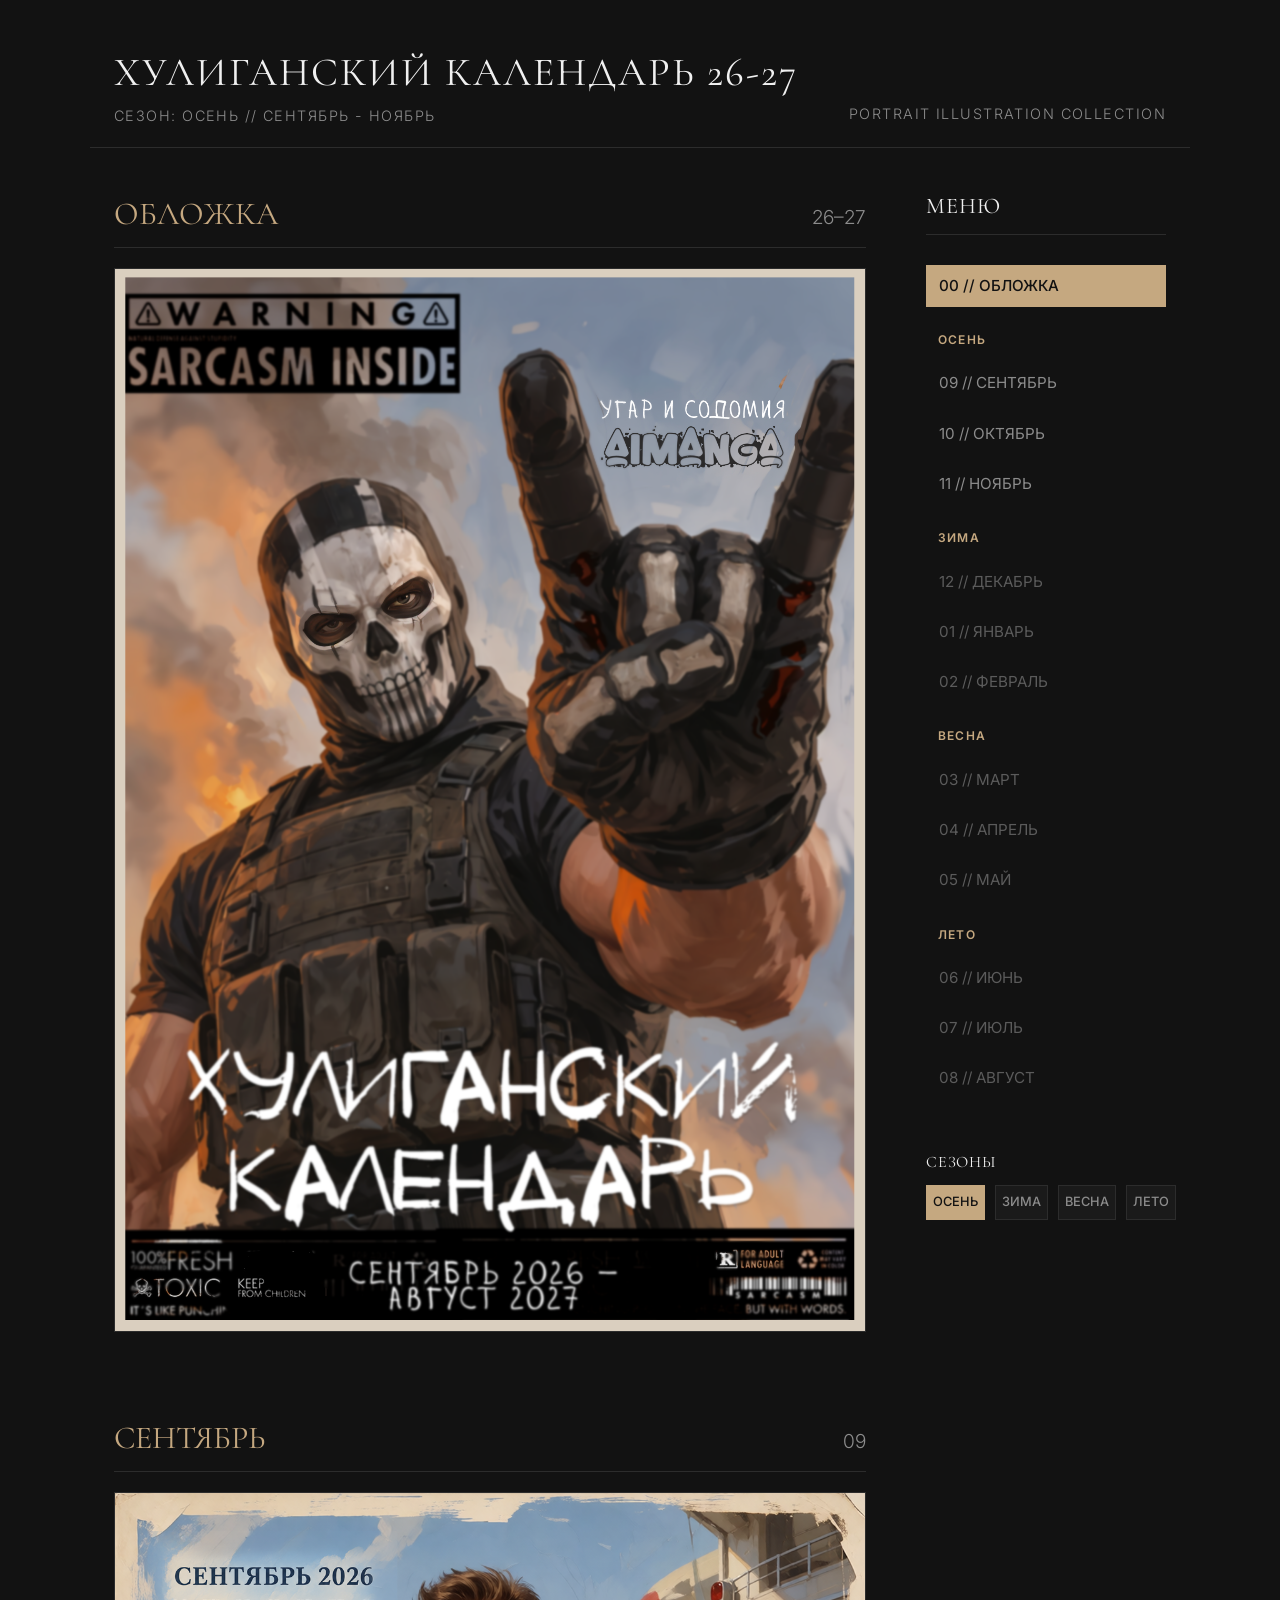
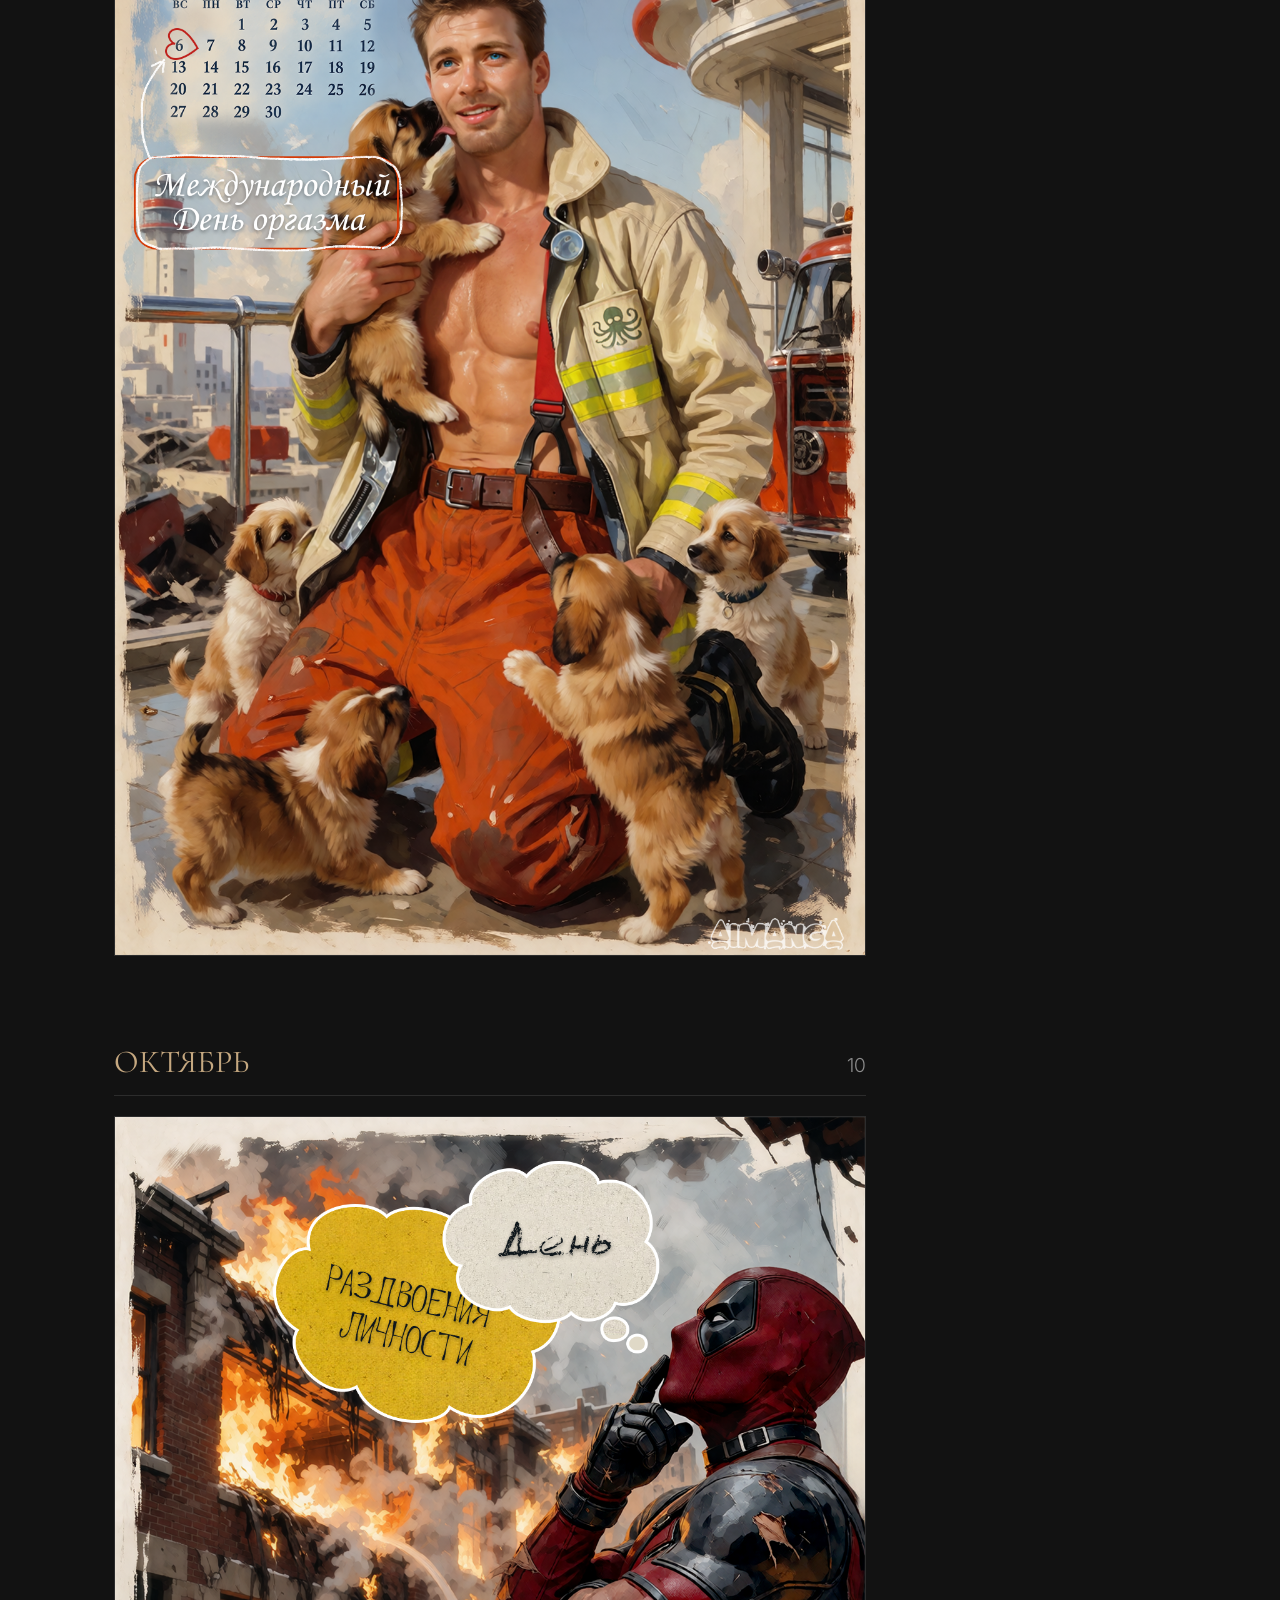
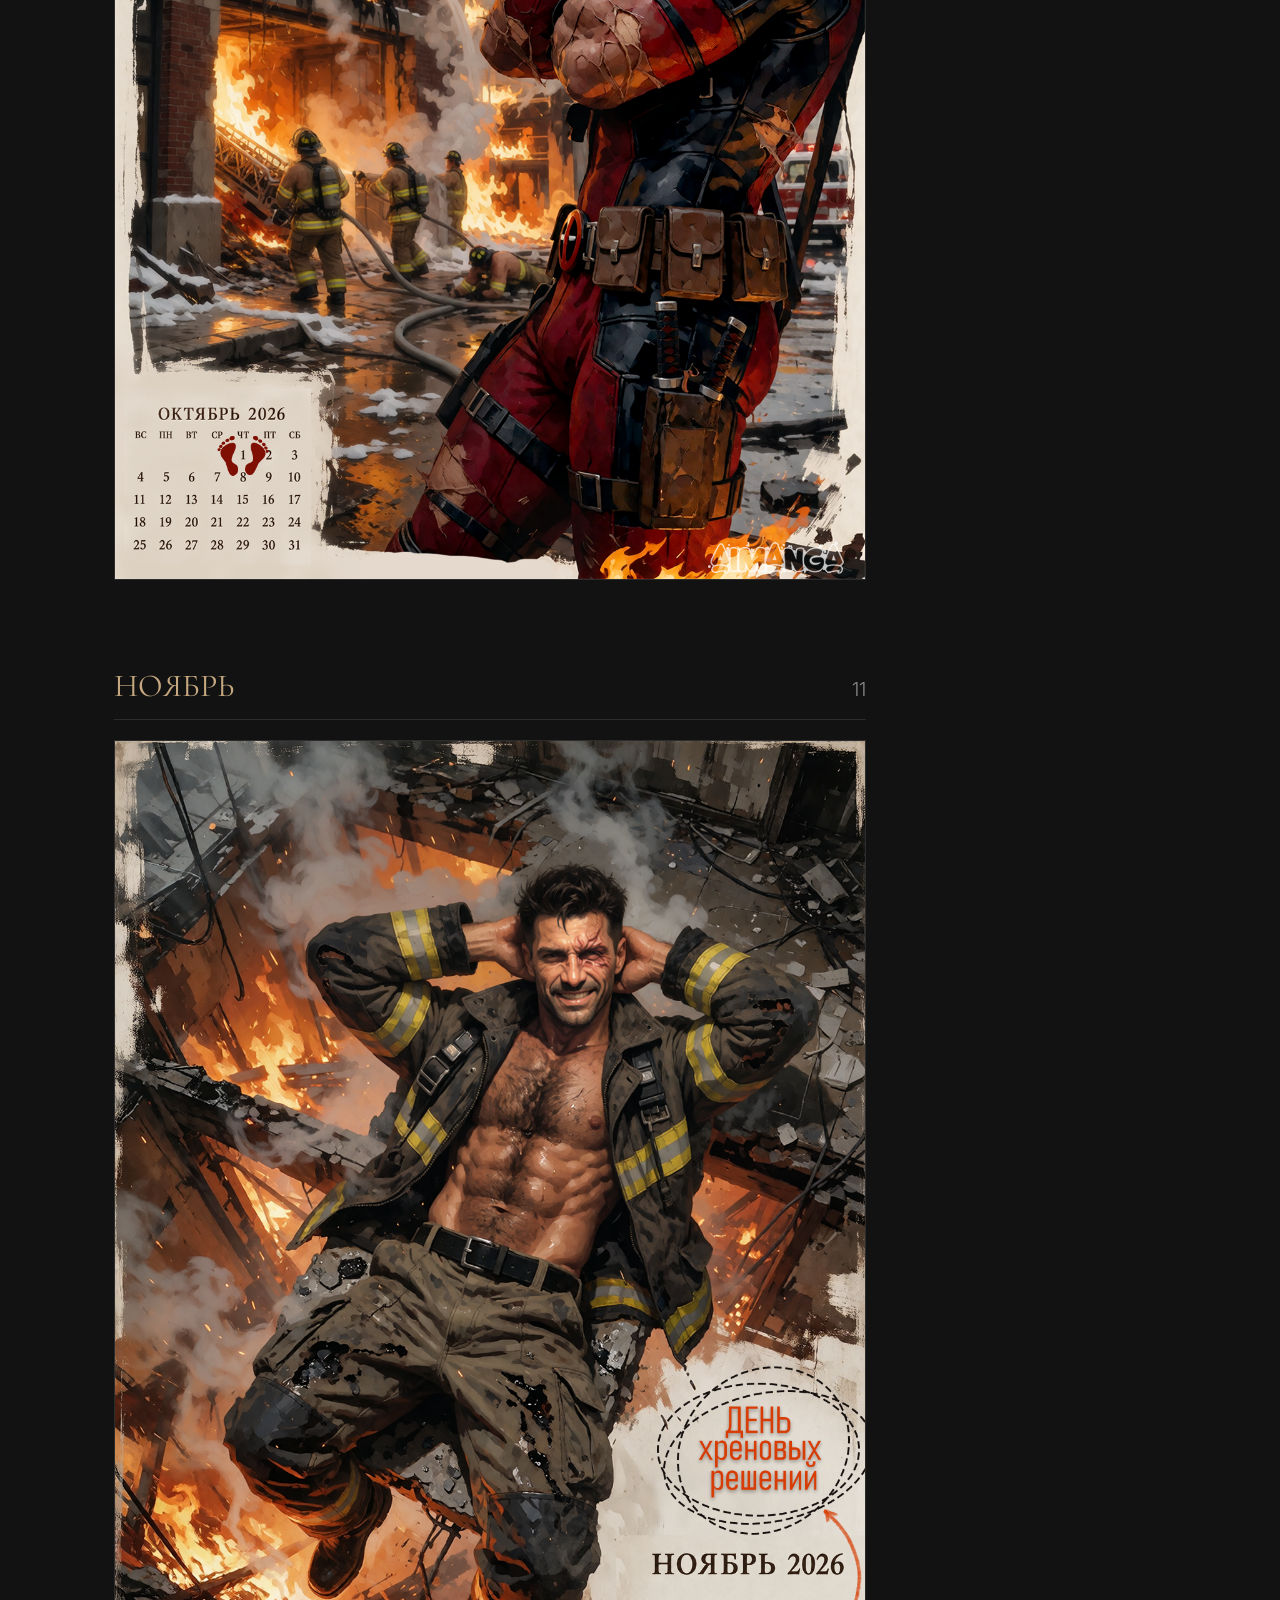
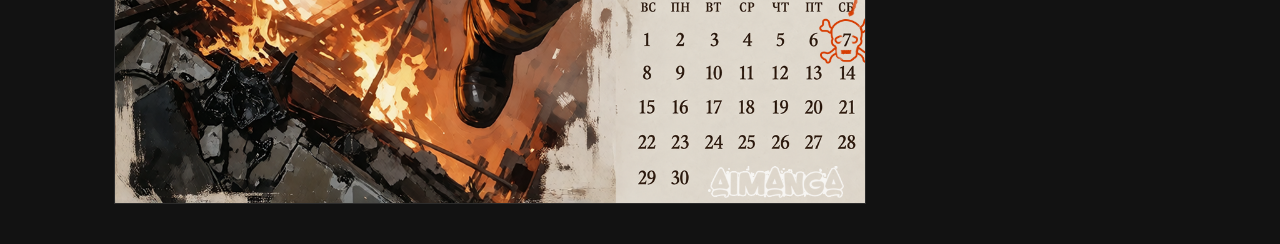
<file: index.html>
<!DOCTYPE html>
<html lang="ru">
<head>
    <meta charset="UTF-8">
    <meta name="viewport" content="width=device-width, initial-scale=1.0">
    <title>ХУЛИГАНСКИЙ КАЛЕНДАРЬ 2026-2027 // ОСЕНЬ</title>
    <link rel="stylesheet" href="style.css">
</head>
<body>

    <!-- Header - Art Gallery Style -->
    <header class="gallery-header">
        <div class="header-main">
            <h1 class="gallery-title">ХУЛИГАНСКИЙ КАЛЕНДАРЬ 26-27</h1>
            <p class="gallery-subtitle">Сезон: ОСЕНЬ // Сентябрь - Ноябрь</p>
        </div>
        <div class="header-meta">
            <span class="gallery-subtitle">PORTRAIT ILLUSTRATION COLLECTION</span>
        </div>
    </header>

    <!-- Master Layout Wrapper -->
    <div class="layout-wrapper">
        
        <!-- Left Column: Portrait Illustrations -->
        <main class="gallery-content">

            <!-- COVER -->
            <section class="month-block" id="cover">
                <h2 class="month-block-title">
                    ОБЛОЖКА
                    <span class="month-number">26–27</span>
                </h2>
                <div class="illustration-card">
                    <img src="img/cover-01.png" class="calendar-img" data-month-name="ОБЛОЖКА" alt="Хулиганский календарь — обложка">
                </div>
            </section>

            <!-- Month: СЕНТЯБРЬ -->
            <section class="month-block" id="september">
                <h2 class="month-block-title">
                    СЕНТЯБРЬ
                    <span class="month-number">09</span>
                </h2>
                <div class="illustration-card">
                    <img src="img/01-septemb.png" class="calendar-img" data-month-name="СЕНТЯБРЬ" alt="СЕНТЯБРЬ 2026">
                </div>
            </section>

            <!-- Month: ОКТЯБРЬ -->
            <section class="month-block" id="october">
                <h2 class="month-block-title">
                    ОКТЯБРЬ
                    <span class="month-number">10</span>
                </h2>
                <div class="illustration-card">
                    <img src="img/02-october.png" class="calendar-img" data-month-name="ОКТЯБРЬ" alt="ОКТЯБРЬ 2026">
                </div>
            </section>

            <!-- Month: НОЯБРЬ -->
            <section class="month-block" id="november">
                <h2 class="month-block-title">
                    НОЯБРЬ
                    <span class="month-number">11</span>
                </h2>
                <div class="illustration-card">
                    <img src="img/03-november.png" class="calendar-img" data-month-name="НОЯБРЬ" alt="НОЯБРЬ 2026">
                </div>
            </section>

        </main>

        <!-- Right Column: Sticky Sidebar -->
        <aside class="sidebar-nav">
            <h3 class="sidebar-section-title">МЕНЮ</h3>
            
            <ul class="months-menu">
                <li class="month-menu-item"><a href="#cover">00 // ОБЛОЖКА</a></li>

                <li class="quarter-divider">ОСЕНЬ</li>
                <li class="month-menu-item"><a href="#september">09 // СЕНТЯБРЬ</a></li>
                <li class="month-menu-item"><a href="#october">10 // ОКТЯБРЬ</a></li>
                <li class="month-menu-item"><a href="#november">11 // НОЯБРЬ</a></li>

                <li class="quarter-divider">ЗИМА</li>
                <li class="month-menu-item other-page-month"><a href="page2.html#december">12 // ДЕКАБРЬ</a></li>
                <li class="month-menu-item other-page-month"><a href="page2.html#january">01 // ЯНВАРЬ</a></li>
                <li class="month-menu-item other-page-month"><a href="page2.html#february">02 // ФЕВРАЛЬ</a></li>

                <li class="quarter-divider">ВЕСНА</li>
                <li class="month-menu-item other-page-month"><a href="page3.html#march">03 // МАРТ</a></li>
                <li class="month-menu-item other-page-month"><a href="page3.html#april">04 // АПРЕЛЬ</a></li>
                <li class="month-menu-item other-page-month"><a href="page3.html#may">05 // МАЙ</a></li>

                <li class="quarter-divider">ЛЕТО</li>
                <li class="month-menu-item other-page-month"><a href="page4.html#june">06 // ИЮНЬ</a></li>
                <li class="month-menu-item other-page-month"><a href="page4.html#july">07 // ИЮЛЬ</a></li>
                <li class="month-menu-item other-page-month"><a href="page4.html#august">08 // АВГУСТ</a></li>
            </ul>

            <div class="page-indicators-container">
                <h4 class="sidebar-section-title" style="font-size: 1rem; border: none; padding: 0; margin-top: 20px; margin-bottom: 10px;">СЕЗОНЫ</h4>
                <div class="page-indicators">
                    <a href="index.html" class="page-dot-link active-page">ОСЕНЬ</a>
                    <a href="page2.html" class="page-dot-link">ЗИМА</a>
                    <a href="page3.html" class="page-dot-link">ВЕСНА</a>
                    <a href="page4.html" class="page-dot-link">ЛЕТО</a>
                </div>
            </div>
        </aside>

    </div>

    <script src="script.js"></script>
</body>
</html>
</file>
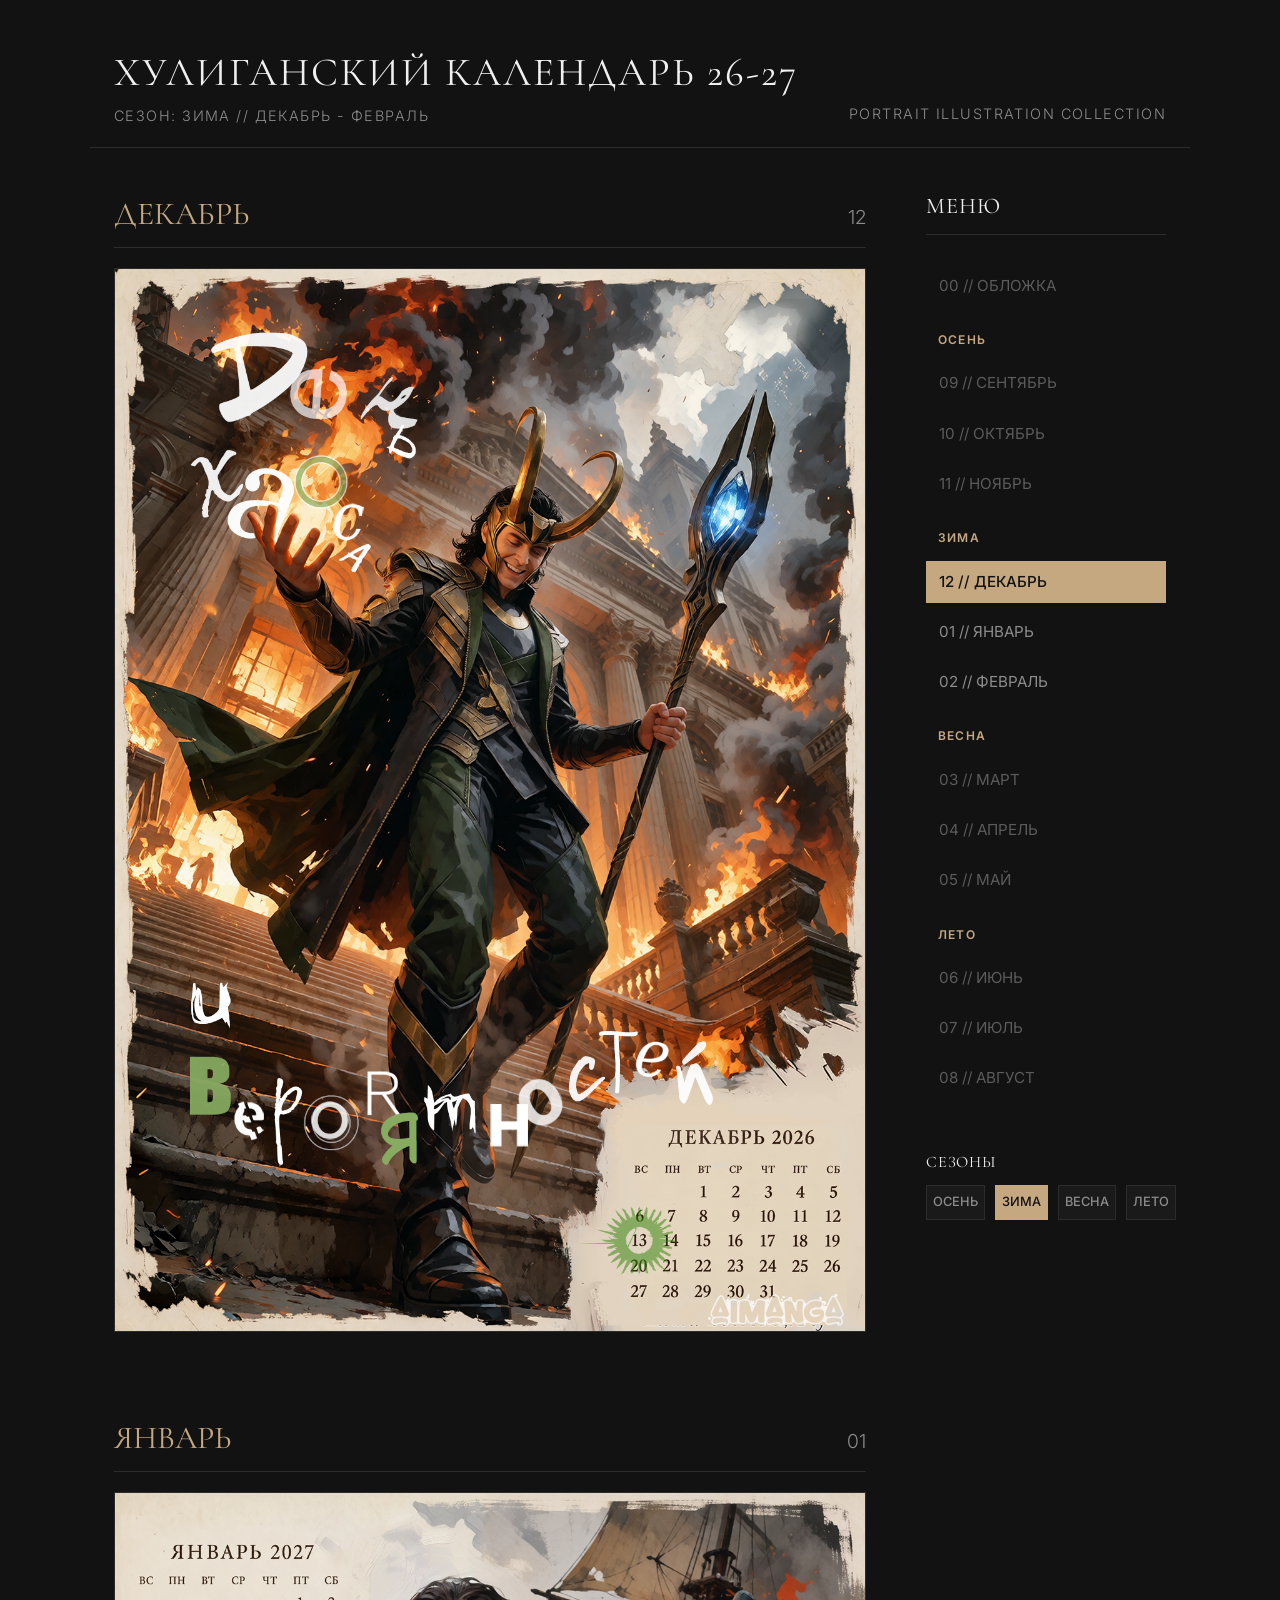
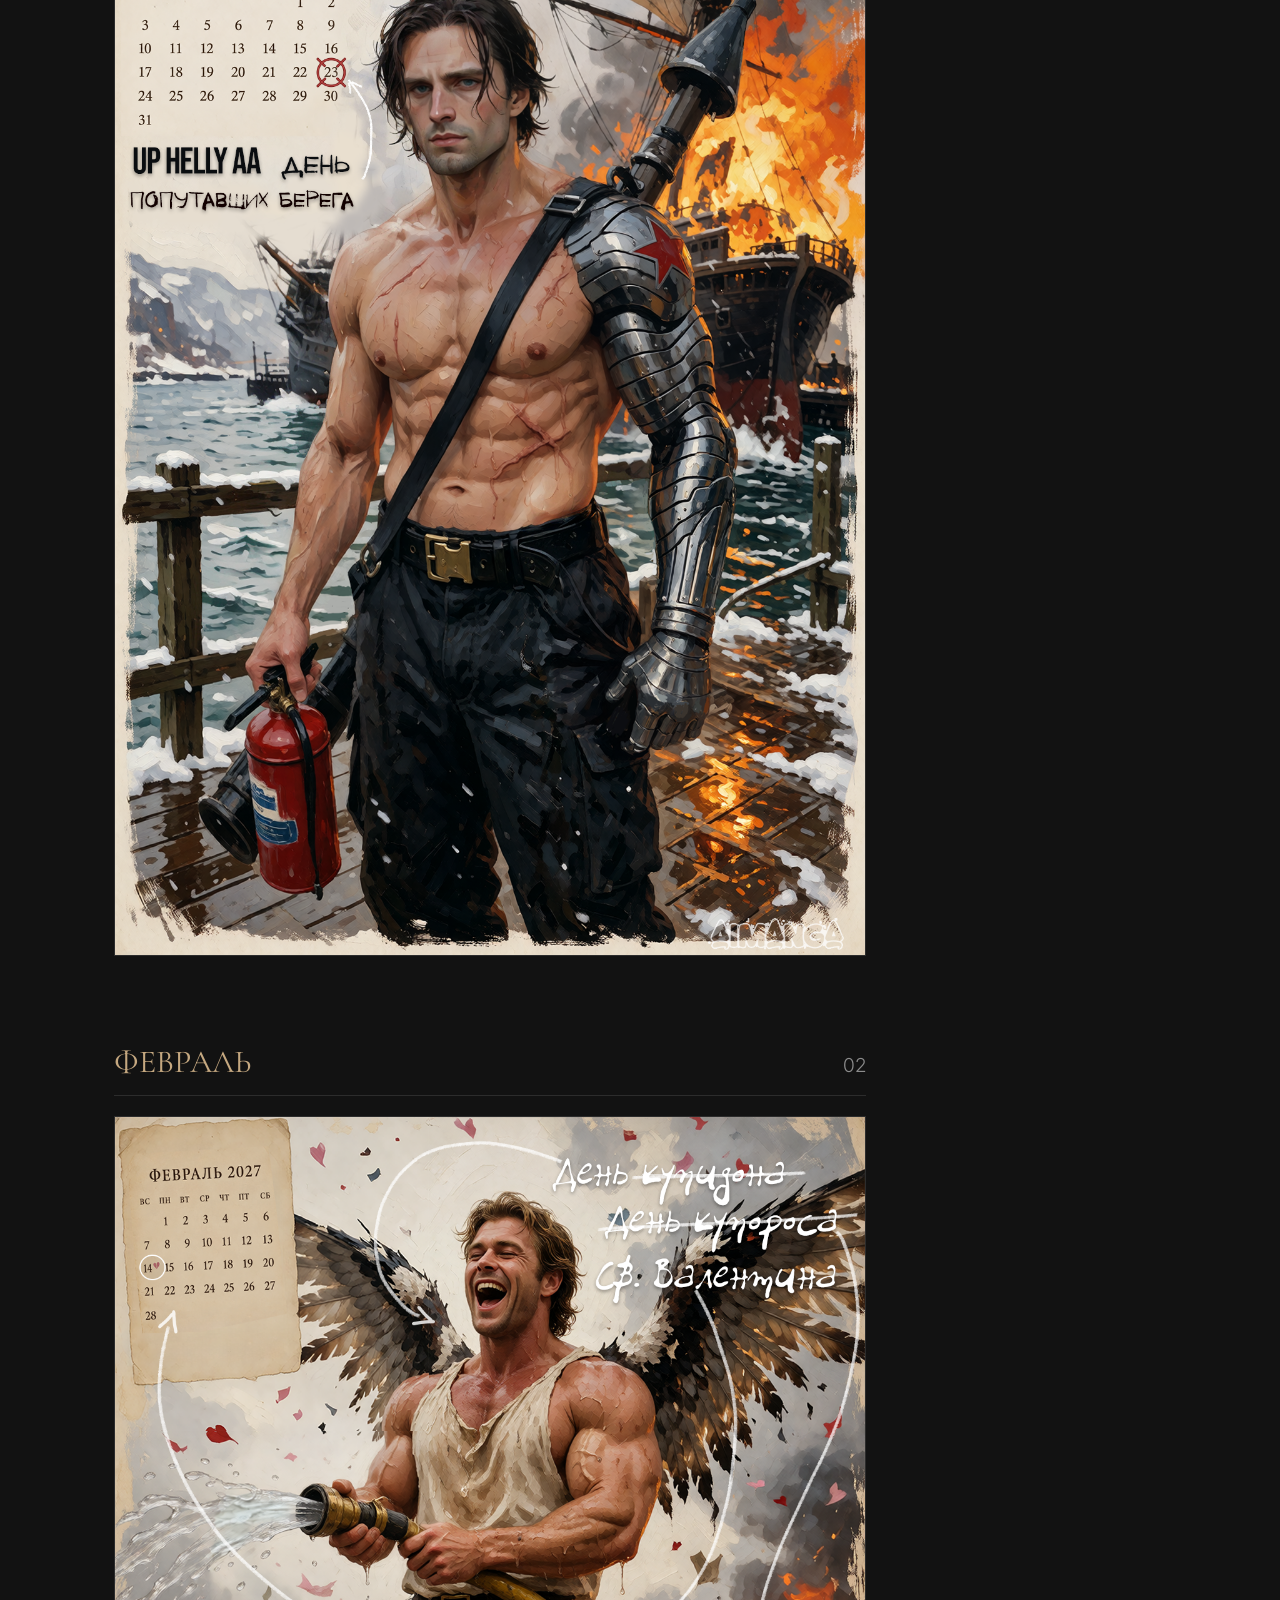
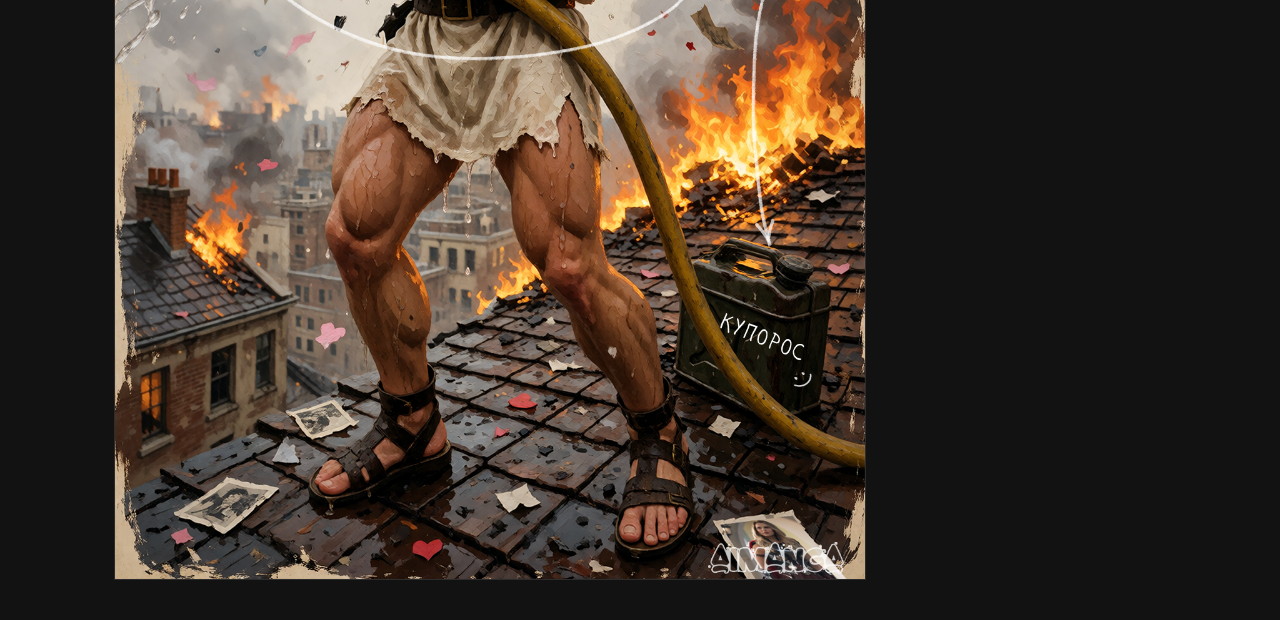
<file: page2.html>
<!DOCTYPE html>
<html lang="ru">
<head>
    <meta charset="UTF-8">
    <meta name="viewport" content="width=device-width, initial-scale=1.0">
    <title>ХУЛИГАНСКИЙ КАЛЕНДАРЬ 2026-2027 // ЗИМА</title>
    <link rel="stylesheet" href="style.css">
</head>
<body>

    <!-- Header - Art Gallery Style -->
    <header class="gallery-header">
        <div class="header-main">
            <h1 class="gallery-title">ХУЛИГАНСКИЙ КАЛЕНДАРЬ 26-27</h1>
            <p class="gallery-subtitle">Сезон: ЗИМА // Декабрь - Февраль</p>
        </div>
        <div class="header-meta">
            <span class="gallery-subtitle">PORTRAIT ILLUSTRATION COLLECTION</span>
        </div>
    </header>

    <!-- Master Layout Wrapper -->
    <div class="layout-wrapper">
        
        <!-- Left Column: Portrait Illustrations -->
        <main class="gallery-content">

            <!-- Month: ДЕКАБРЬ -->
            <section class="month-block" id="december">
                <h2 class="month-block-title">
                    ДЕКАБРЬ
                    <span class="month-number">12</span>
                </h2>
                <div class="illustration-card">
                    <img src="img/04-December.png" class="calendar-img" data-month-name="ДЕКАБРЬ" alt="ДЕКАБРЬ 2026">
                </div>
            </section>

            <!-- Month: ЯНВАРЬ -->
            <section class="month-block" id="january">
                <h2 class="month-block-title">
                    ЯНВАРЬ
                    <span class="month-number">01</span>
                </h2>
                <div class="illustration-card">
                    <img src="img/05-January.png" class="calendar-img" data-month-name="ЯНВАРЬ" alt="ЯНВАРЬ 2027">
                </div>
            </section>

            <!-- Month: ФЕВРАЛЬ -->
            <section class="month-block" id="february">
                <h2 class="month-block-title">
                    ФЕВРАЛЬ
                    <span class="month-number">02</span>
                </h2>
                <div class="illustration-card">
                    <img src="img/06-fevral.png" class="calendar-img" data-month-name="ФЕВРАЛЬ" alt="ФЕВРАЛЬ 2027">
                </div>
            </section>

        </main>

        <!-- Right Column: Sticky Sidebar -->
        <aside class="sidebar-nav">
            <h3 class="sidebar-section-title">МЕНЮ</h3>
            
            <ul class="months-menu">
                <li class="month-menu-item other-page-month"><a href="index.html#cover">00 // ОБЛОЖКА</a></li>

                <li class="quarter-divider">ОСЕНЬ</li>
                <li class="month-menu-item other-page-month"><a href="index.html#september">09 // СЕНТЯБРЬ</a></li>
                <li class="month-menu-item other-page-month"><a href="index.html#october">10 // ОКТЯБРЬ</a></li>
                <li class="month-menu-item other-page-month"><a href="index.html#november">11 // НОЯБРЬ</a></li>

                <li class="quarter-divider">ЗИМА</li>
                <li class="month-menu-item"><a href="#december">12 // ДЕКАБРЬ</a></li>
                <li class="month-menu-item"><a href="#january">01 // ЯНВАРЬ</a></li>
                <li class="month-menu-item"><a href="#february">02 // ФЕВРАЛЬ</a></li>

                <li class="quarter-divider">ВЕСНА</li>
                <li class="month-menu-item other-page-month"><a href="page3.html#march">03 // МАРТ</a></li>
                <li class="month-menu-item other-page-month"><a href="page3.html#april">04 // АПРЕЛЬ</a></li>
                <li class="month-menu-item other-page-month"><a href="page3.html#may">05 // МАЙ</a></li>

                <li class="quarter-divider">ЛЕТО</li>
                <li class="month-menu-item other-page-month"><a href="page4.html#june">06 // ИЮНЬ</a></li>
                <li class="month-menu-item other-page-month"><a href="page4.html#july">07 // ИЮЛЬ</a></li>
                <li class="month-menu-item other-page-month"><a href="page4.html#august">08 // АВГУСТ</a></li>
            </ul>

            <div class="page-indicators-container">
                <h4 class="sidebar-section-title" style="font-size: 1rem; border: none; padding: 0; margin-top: 20px; margin-bottom: 10px;">СЕЗОНЫ</h4>
                <div class="page-indicators">
                    <a href="index.html" class="page-dot-link">ОСЕНЬ</a>
                    <a href="page2.html" class="page-dot-link active-page">ЗИМА</a>
                    <a href="page3.html" class="page-dot-link">ВЕСНА</a>
                    <a href="page4.html" class="page-dot-link">ЛЕТО</a>
                </div>
            </div>
        </aside>

    </div>

    <script src="script.js"></script>
</body>
</html>
</file>
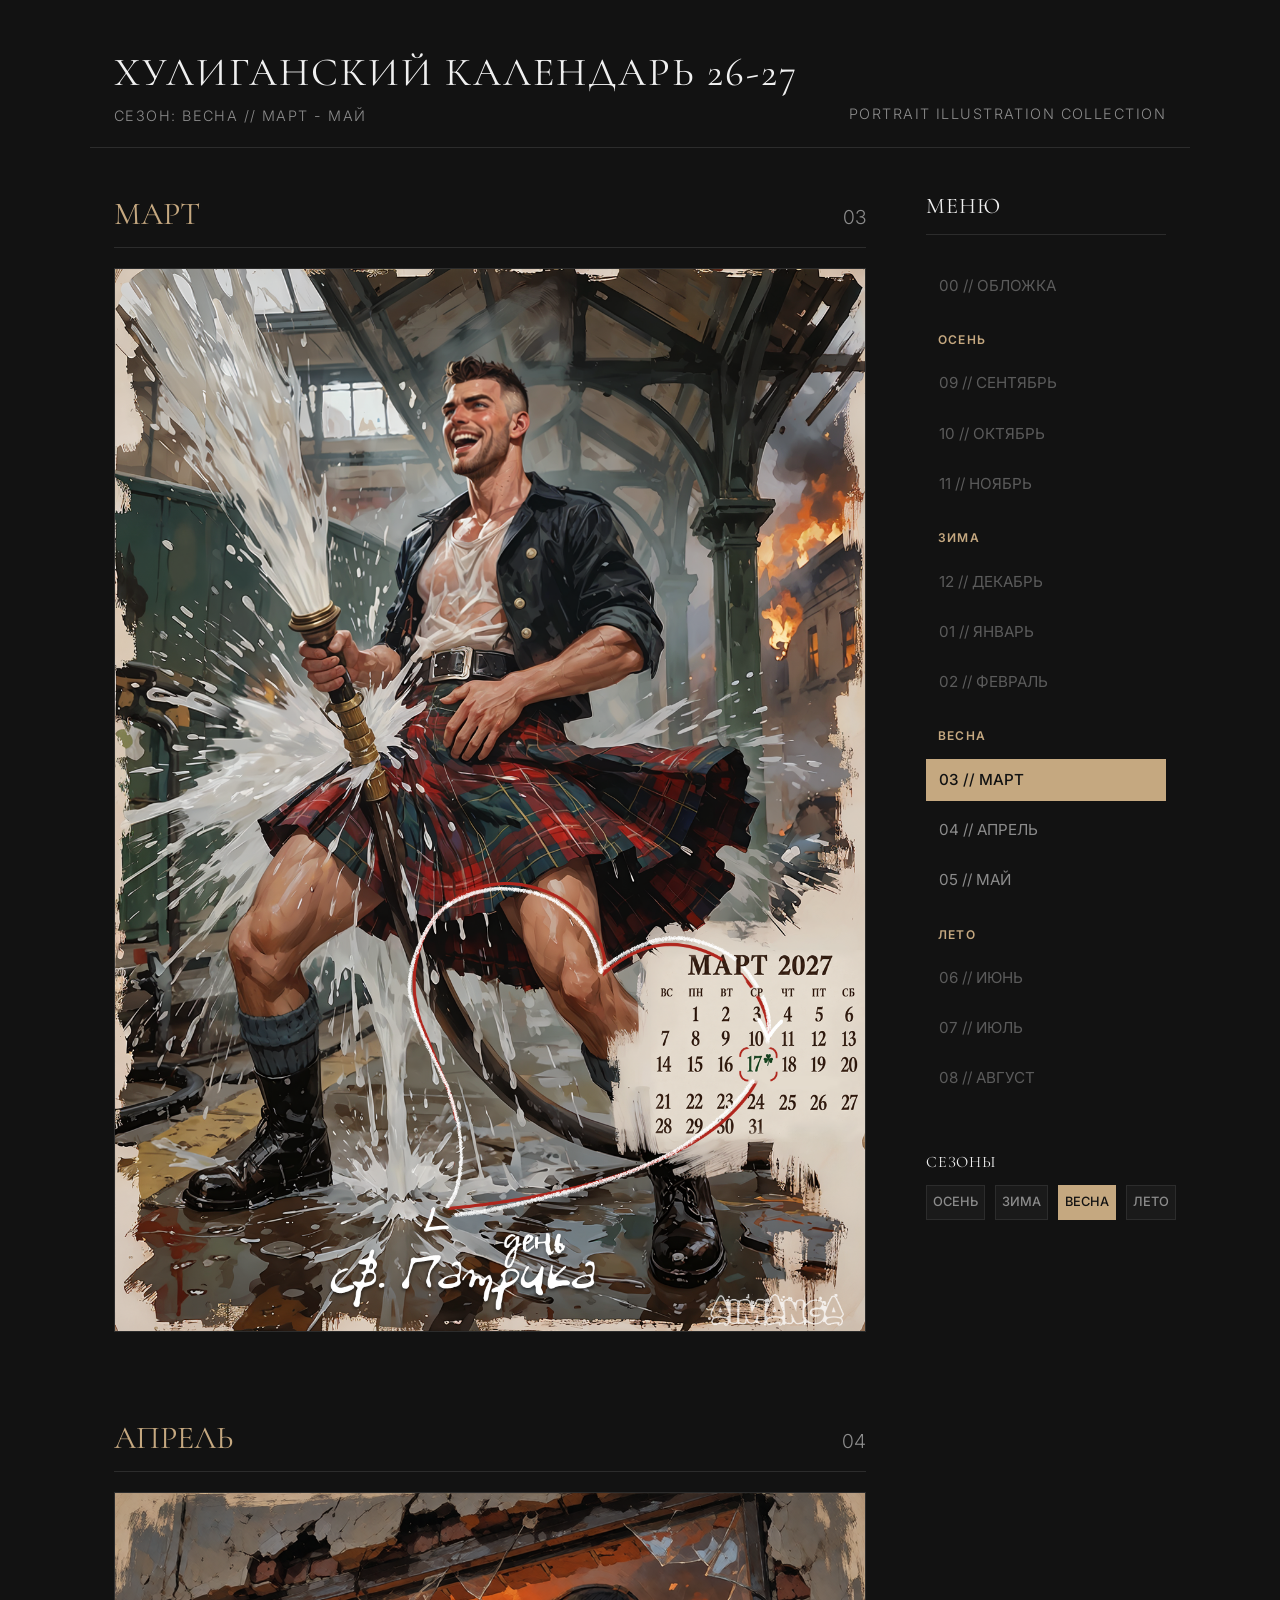
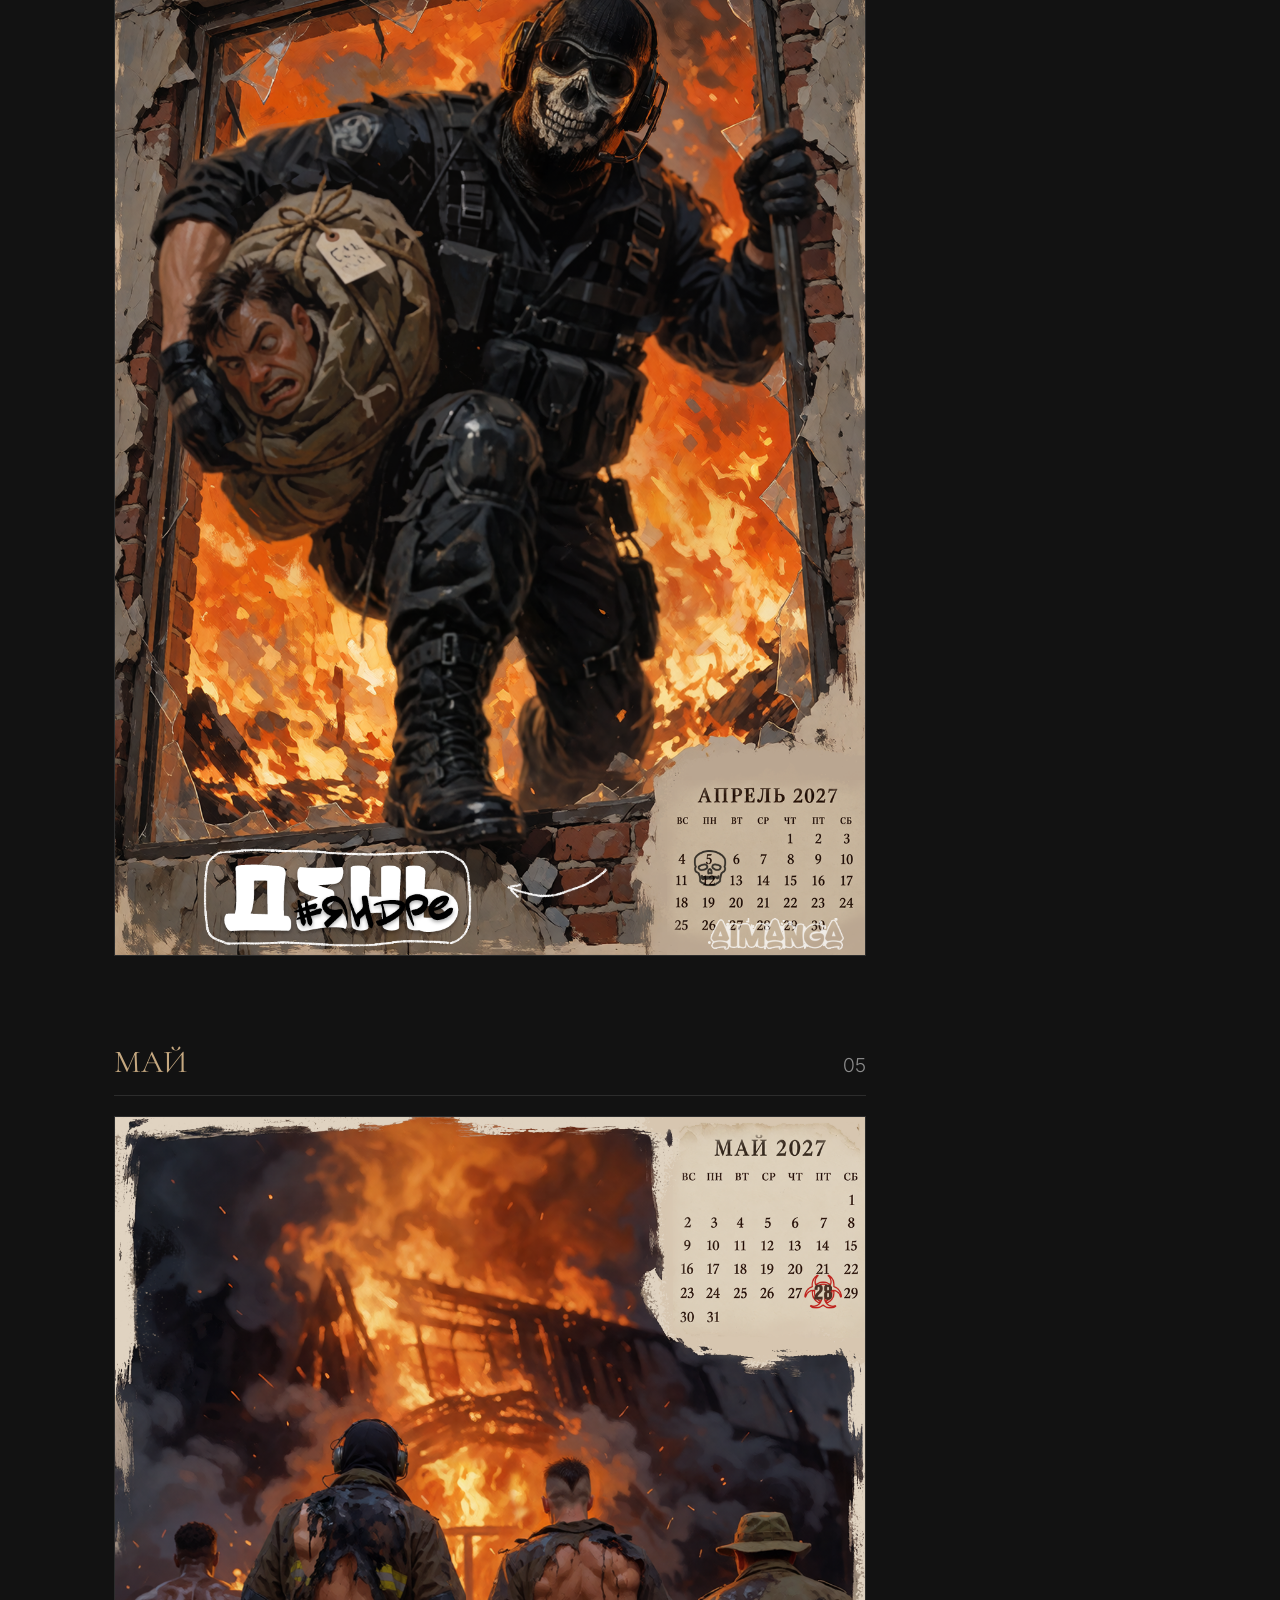
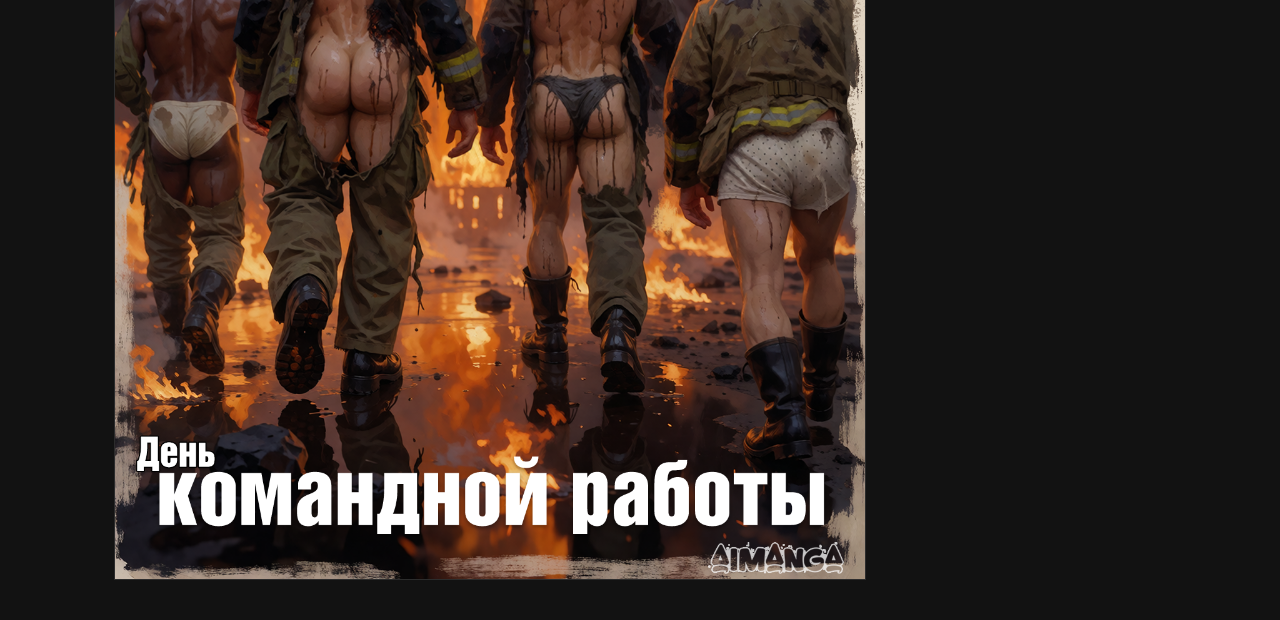
<file: page3.html>
<!DOCTYPE html>
<html lang="ru">
<head>
    <meta charset="UTF-8">
    <meta name="viewport" content="width=device-width, initial-scale=1.0">
    <title>ХУЛИГАНСКИЙ КАЛЕНДАРЬ 2026-2027 // ВЕСНА</title>
    <link rel="stylesheet" href="style.css">
</head>
<body>

    <!-- Header - Art Gallery Style -->
    <header class="gallery-header">
        <div class="header-main">
            <h1 class="gallery-title">ХУЛИГАНСКИЙ КАЛЕНДАРЬ 26-27</h1>
            <p class="gallery-subtitle">Сезон: ВЕСНА // Март - Май</p>
        </div>
        <div class="header-meta">
            <span class="gallery-subtitle">PORTRAIT ILLUSTRATION COLLECTION</span>
        </div>
    </header>

    <!-- Master Layout Wrapper -->
    <div class="layout-wrapper">
        
        <!-- Left Column: Portrait Illustrations -->
        <main class="gallery-content">

            <!-- Month: МАРТ -->
            <section class="month-block" id="march">
                <h2 class="month-block-title">
                    МАРТ
                    <span class="month-number">03</span>
                </h2>
                <div class="illustration-card">
                    <img src="img/07-mart.png" class="calendar-img" data-month-name="МАРТ" alt="МАРТ 2027">
                </div>
            </section>

            <!-- Month: АПРЕЛЬ -->
            <section class="month-block" id="april">
                <h2 class="month-block-title">
                    АПРЕЛЬ
                    <span class="month-number">04</span>
                </h2>
                <div class="illustration-card">
                    <img src="img/08-aprel.png" class="calendar-img" data-month-name="АПРЕЛЬ" alt="АПРЕЛЬ 2027">
                </div>
            </section>

            <!-- Month: МАЙ -->
            <section class="month-block" id="may">
                <h2 class="month-block-title">
                    МАЙ
                    <span class="month-number">05</span>
                </h2>
                <div class="illustration-card">
                    <img src="img/09-may.png" class="calendar-img" data-month-name="МАЙ" alt="МАЙ 2027">
                </div>
            </section>

        </main>

        <!-- Right Column: Sticky Sidebar -->
        <aside class="sidebar-nav">
            <h3 class="sidebar-section-title">МЕНЮ</h3>
            
            <ul class="months-menu">
                <li class="month-menu-item other-page-month"><a href="index.html#cover">00 // ОБЛОЖКА</a></li>

                <li class="quarter-divider">ОСЕНЬ</li>
                <li class="month-menu-item other-page-month"><a href="index.html#september">09 // СЕНТЯБРЬ</a></li>
                <li class="month-menu-item other-page-month"><a href="index.html#october">10 // ОКТЯБРЬ</a></li>
                <li class="month-menu-item other-page-month"><a href="index.html#november">11 // НОЯБРЬ</a></li>

                <li class="quarter-divider">ЗИМА</li>
                <li class="month-menu-item other-page-month"><a href="page2.html#december">12 // ДЕКАБРЬ</a></li>
                <li class="month-menu-item other-page-month"><a href="page2.html#january">01 // ЯНВАРЬ</a></li>
                <li class="month-menu-item other-page-month"><a href="page2.html#february">02 // ФЕВРАЛЬ</a></li>

                <li class="quarter-divider">ВЕСНА</li>
                <li class="month-menu-item"><a href="#march">03 // МАРТ</a></li>
                <li class="month-menu-item"><a href="#april">04 // АПРЕЛЬ</a></li>
                <li class="month-menu-item"><a href="#may">05 // МАЙ</a></li>

                <li class="quarter-divider">ЛЕТО</li>
                <li class="month-menu-item other-page-month"><a href="page4.html#june">06 // ИЮНЬ</a></li>
                <li class="month-menu-item other-page-month"><a href="page4.html#july">07 // ИЮЛЬ</a></li>
                <li class="month-menu-item other-page-month"><a href="page4.html#august">08 // АВГУСТ</a></li>
            </ul>

            <div class="page-indicators-container">
                <h4 class="sidebar-section-title" style="font-size: 1rem; border: none; padding: 0; margin-top: 20px; margin-bottom: 10px;">СЕЗОНЫ</h4>
                <div class="page-indicators">
                    <a href="index.html" class="page-dot-link">ОСЕНЬ</a>
                    <a href="page2.html" class="page-dot-link">ЗИМА</a>
                    <a href="page3.html" class="page-dot-link active-page">ВЕСНА</a>
                    <a href="page4.html" class="page-dot-link">ЛЕТО</a>
                </div>
            </div>
        </aside>

    </div>

    <script src="script.js"></script>
</body>
</html>
</file>
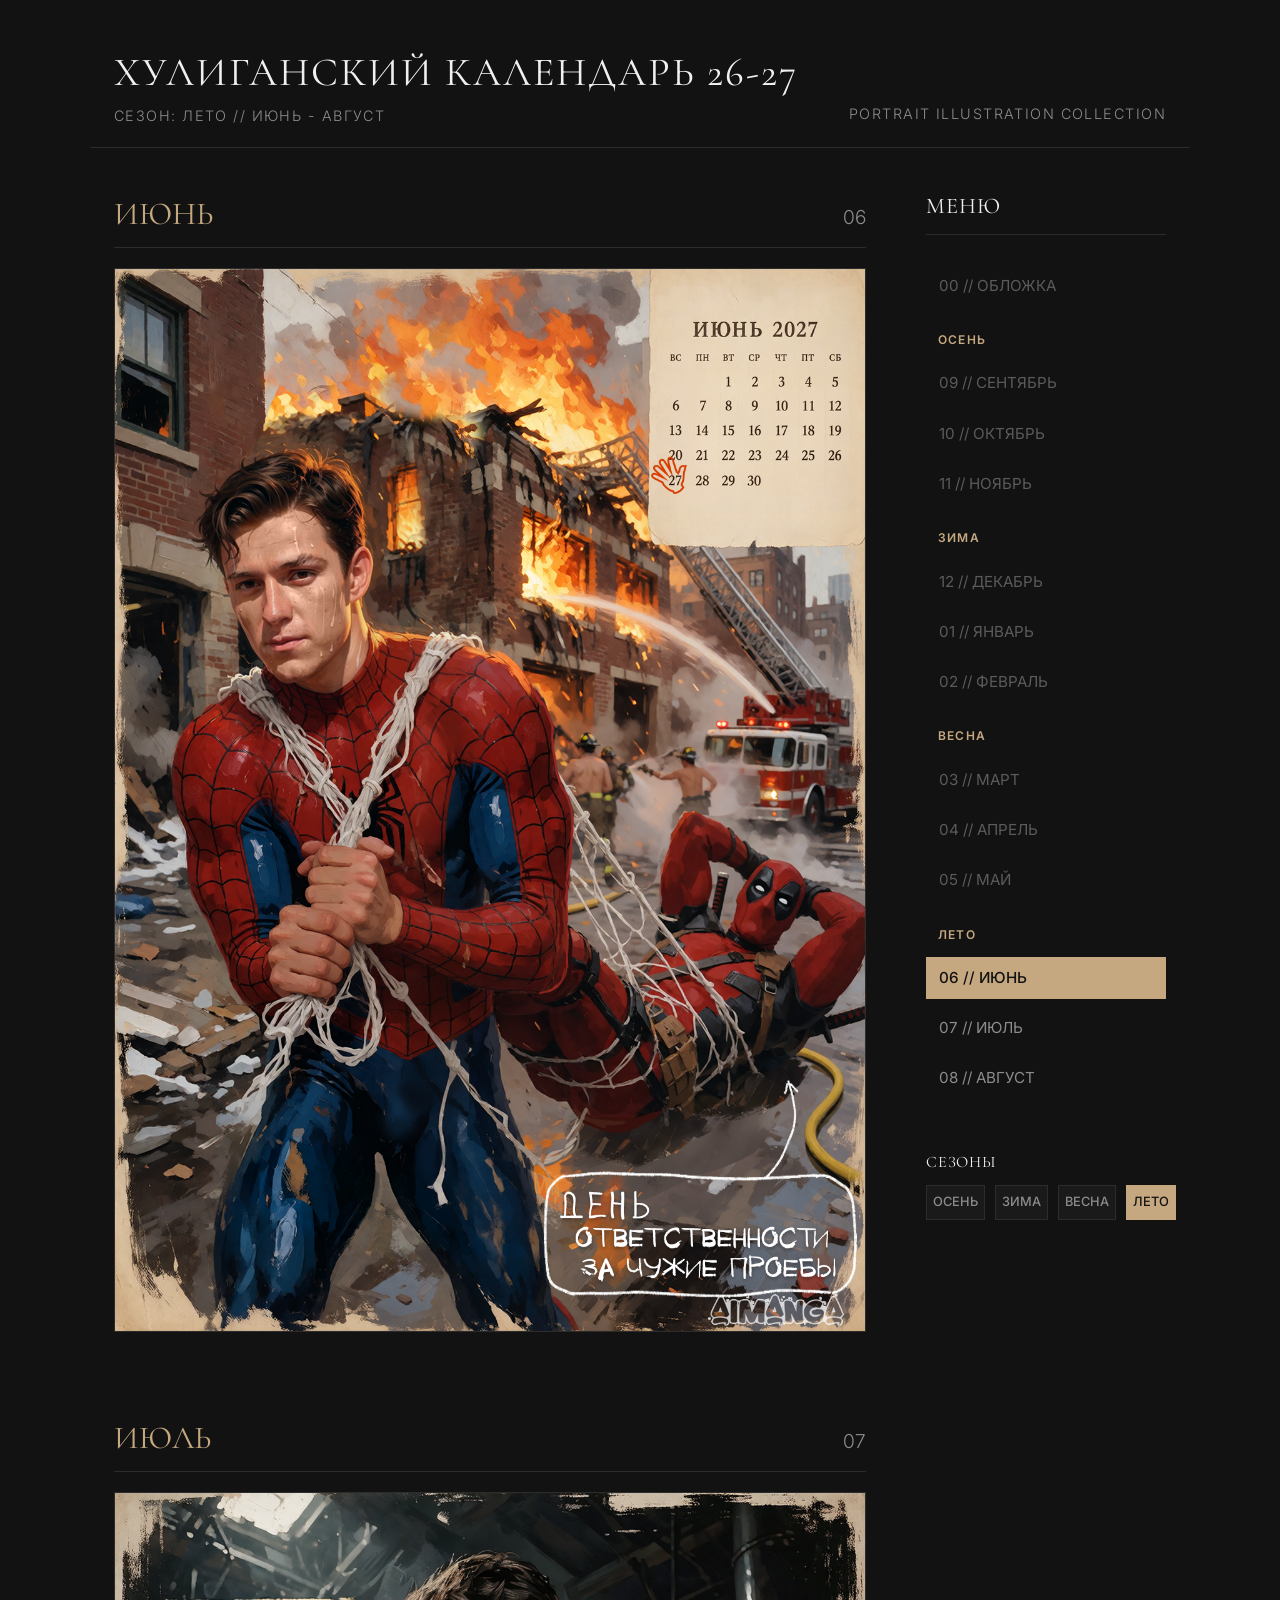
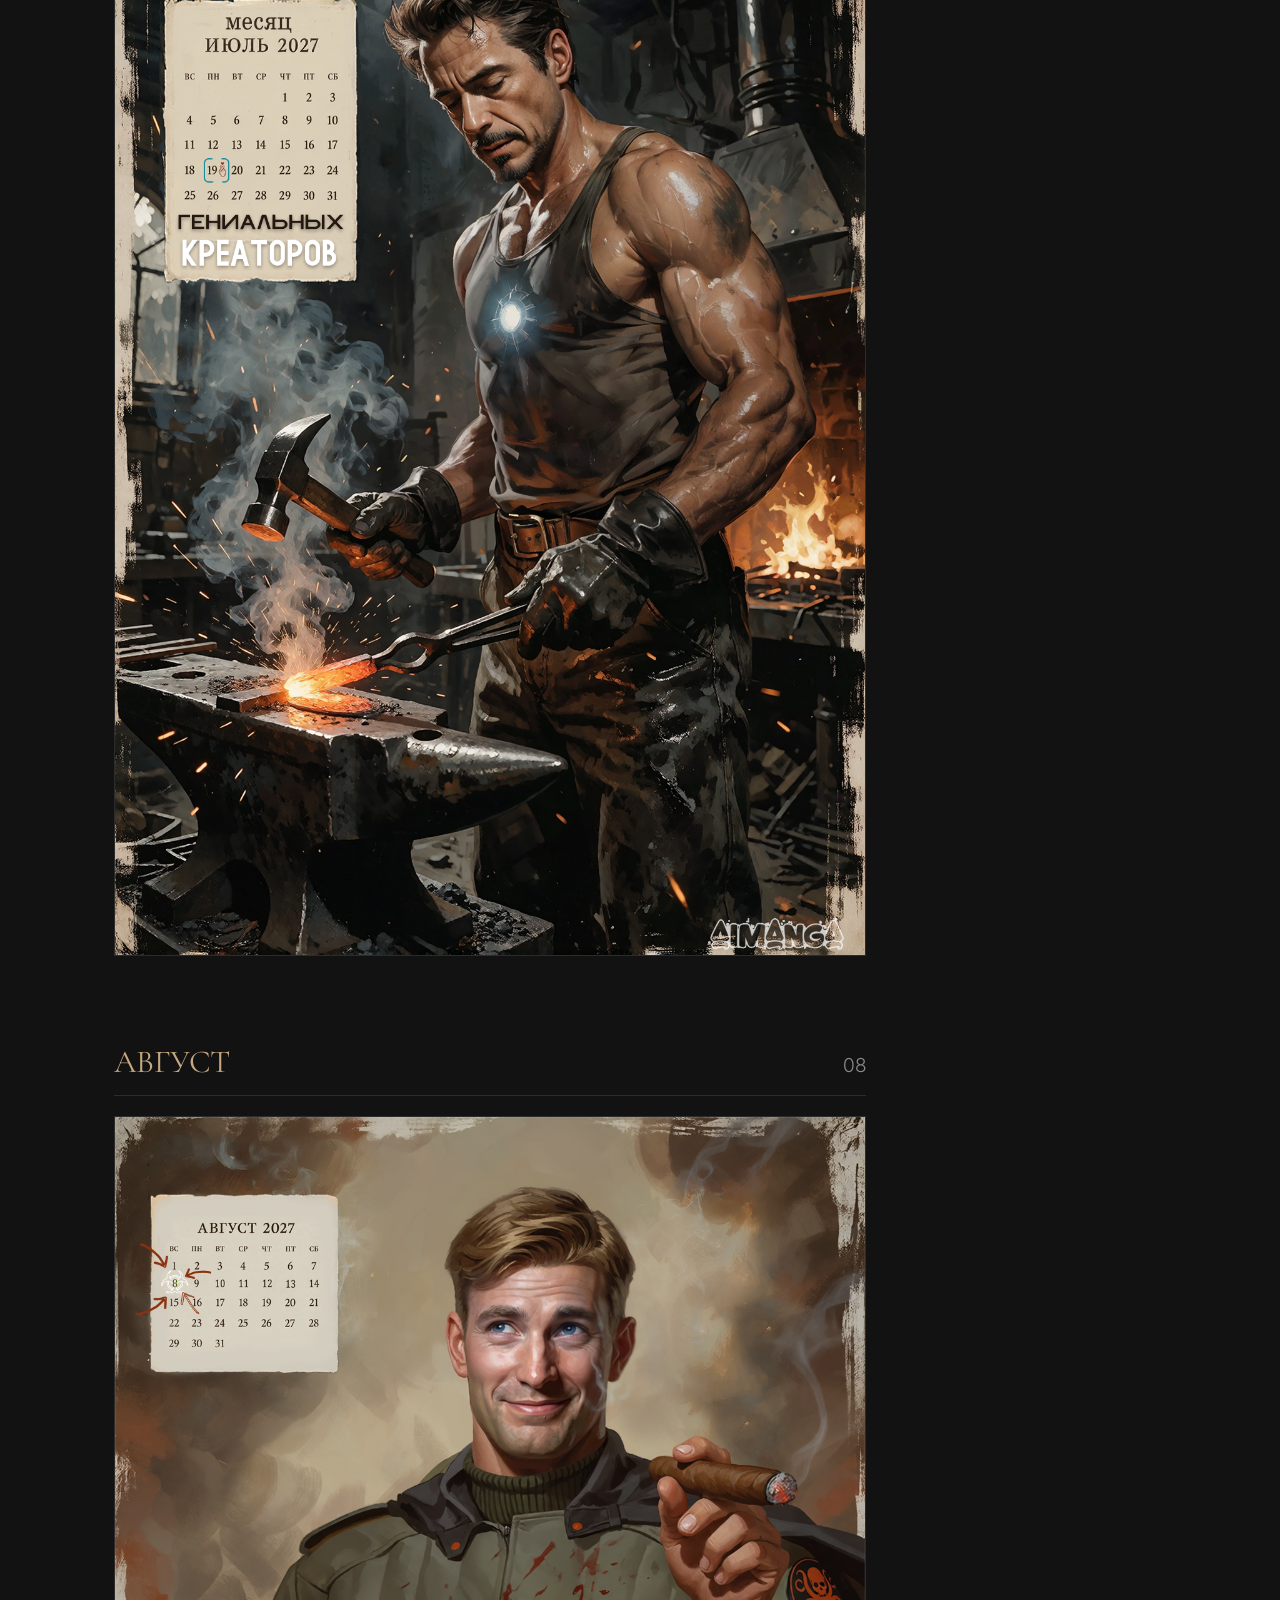
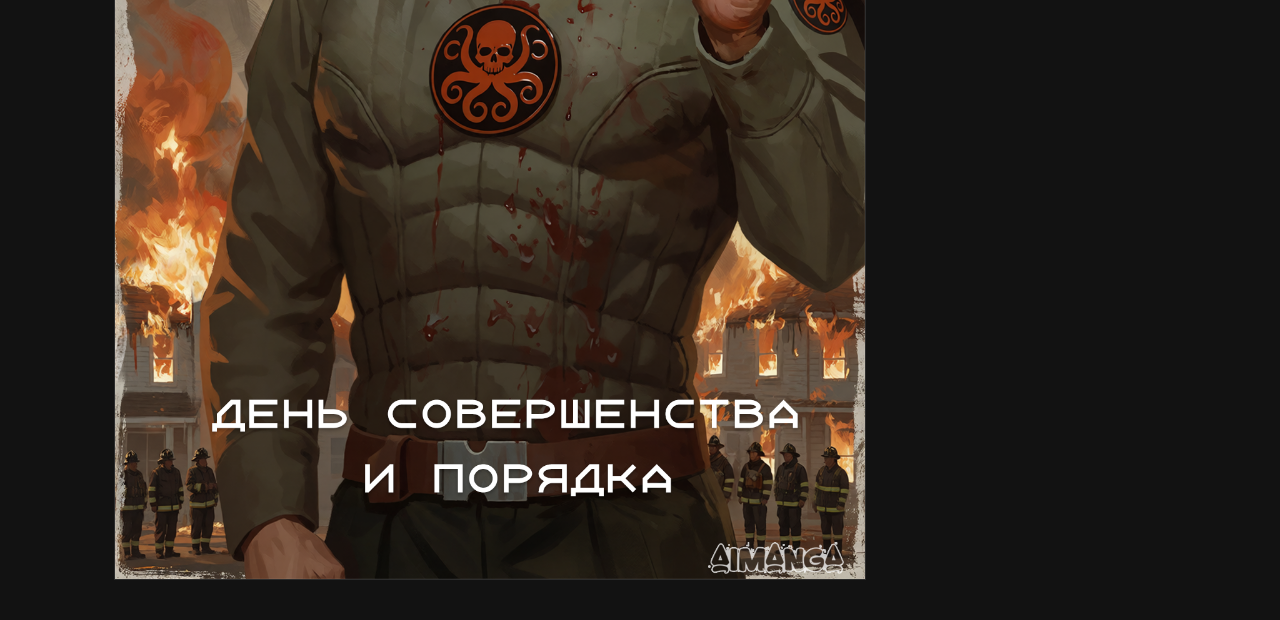
<file: page4.html>
<!DOCTYPE html>
<html lang="ru">
<head>
    <meta charset="UTF-8">
    <meta name="viewport" content="width=device-width, initial-scale=1.0">
    <title>ХУЛИГАНСКИЙ КАЛЕНДАРЬ 2026-2027 // ЛЕТО</title>
    <link rel="stylesheet" href="style.css">
</head>
<body>

    <!-- Header - Art Gallery Style -->
    <header class="gallery-header">
        <div class="header-main">
            <h1 class="gallery-title">ХУЛИГАНСКИЙ КАЛЕНДАРЬ 26-27</h1>
            <p class="gallery-subtitle">Сезон: ЛЕТО // Июнь - Август</p>
        </div>
        <div class="header-meta">
            <span class="gallery-subtitle">PORTRAIT ILLUSTRATION COLLECTION</span>
        </div>
    </header>

    <!-- Master Layout Wrapper -->
    <div class="layout-wrapper">
        
        <!-- Left Column: Portrait Illustrations -->
        <main class="gallery-content">

            <!-- Month: ИЮНЬ -->
            <section class="month-block" id="june">
                <h2 class="month-block-title">
                    ИЮНЬ
                    <span class="month-number">06</span>
                </h2>
                <div class="illustration-card">
                    <img src="img/10-junny.png" class="calendar-img" data-month-name="ИЮНЬ" alt="ИЮНЬ 2027">
                </div>
            </section>

            <!-- Month: ИЮЛЬ -->
            <section class="month-block" id="july">
                <h2 class="month-block-title">
                    ИЮЛЬ
                    <span class="month-number">07</span>
                </h2>
                <div class="illustration-card">
                    <img src="img/11-july.png" class="calendar-img" data-month-name="ИЮЛЬ" alt="ИЮЛЬ 2027">
                </div>
            </section>

            <!-- Month: АВГУСТ -->
            <section class="month-block" id="august">
                <h2 class="month-block-title">
                    АВГУСТ
                    <span class="month-number">08</span>
                </h2>
                <div class="illustration-card">
                    <img src="img/12-avgust.png" class="calendar-img" data-month-name="АВГУСТ" alt="АВГУСТ 2027">
                </div>
            </section>

        </main>

        <!-- Right Column: Sticky Sidebar -->
        <aside class="sidebar-nav">
            <h3 class="sidebar-section-title">МЕНЮ</h3>
            
            <ul class="months-menu">
                <li class="month-menu-item other-page-month"><a href="index.html#cover">00 // ОБЛОЖКА</a></li>

                <li class="quarter-divider">ОСЕНЬ</li>
                <li class="month-menu-item other-page-month"><a href="index.html#september">09 // СЕНТЯБРЬ</a></li>
                <li class="month-menu-item other-page-month"><a href="index.html#october">10 // ОКТЯБРЬ</a></li>
                <li class="month-menu-item other-page-month"><a href="index.html#november">11 // НОЯБРЬ</a></li>

                <li class="quarter-divider">ЗИМА</li>
                <li class="month-menu-item other-page-month"><a href="page2.html#december">12 // ДЕКАБРЬ</a></li>
                <li class="month-menu-item other-page-month"><a href="page2.html#january">01 // ЯНВАРЬ</a></li>
                <li class="month-menu-item other-page-month"><a href="page2.html#february">02 // ФЕВРАЛЬ</a></li>

                <li class="quarter-divider">ВЕСНА</li>
                <li class="month-menu-item other-page-month"><a href="page3.html#march">03 // МАРТ</a></li>
                <li class="month-menu-item other-page-month"><a href="page3.html#april">04 // АПРЕЛЬ</a></li>
                <li class="month-menu-item other-page-month"><a href="page3.html#may">05 // МАЙ</a></li>

                <li class="quarter-divider">ЛЕТО</li>
                <li class="month-menu-item"><a href="#june">06 // ИЮНЬ</a></li>
                <li class="month-menu-item"><a href="#july">07 // ИЮЛЬ</a></li>
                <li class="month-menu-item"><a href="#august">08 // АВГУСТ</a></li>
            </ul>

            <div class="page-indicators-container">
                <h4 class="sidebar-section-title" style="font-size: 1rem; border: none; padding: 0; margin-top: 20px; margin-bottom: 10px;">СЕЗОНЫ</h4>
                <div class="page-indicators">
                    <a href="index.html" class="page-dot-link">ОСЕНЬ</a>
                    <a href="page2.html" class="page-dot-link">ЗИМА</a>
                    <a href="page3.html" class="page-dot-link">ВЕСНА</a>
                    <a href="page4.html" class="page-dot-link active-page">ЛЕТО</a>
                </div>
            </div>
        </aside>

    </div>

    <script src="script.js"></script>
</body>
</html>
</file>
<file: style.css>
/* 
   TACTICAL ART GALLERY CALENDAR CSS 
   Aesthetic: Minimalist, sophisticated, art-first.
   Typography: Cormorant Garamond (Serif, artistic) + Inter (Sans-serif, clean UI)
*/

@import url('https://fonts.googleapis.com/css2?family=Cormorant+Garamond:ital,wght@0,300;0,400;0,500;0,600;1,400&family=Inter:wght@300;400;500;600&display=swap');

:root {
    --bg-primary: #121212;
    --bg-secondary: #1a1a1a;
    --border-color: #2c2c2c;
    --border-hover: #444444;
    
    --text-primary: #f0f0f0;
    --text-muted: #8c8c8c;
    --accent-color: #c5a880; /* Warm gold/bronze */
    --accent-hover: #dfc5a0;
    --accent-dim: rgba(197, 168, 128, 0.15);
    
    --font-serif: 'Cormorant Garamond', Georgia, serif;
    --font-sans: 'Inter', system-ui, -apple-system, sans-serif;
    
    --sidebar-width: 240px;
    --content-max-width: 1100px;
}

* {
    box-sizing: border-box;
    margin: 0;
    padding: 0;
}

body {
    background-color: var(--bg-primary);
    color: var(--text-primary);
    font-family: var(--font-sans);
    line-height: 1.6;
    overflow-x: hidden;
    min-height: 100vh;
}

/* Header style - Elegant, gallery-like */
header.gallery-header {
    max-width: var(--content-max-width);
    margin: 0 auto;
    padding: 40px 24px 20px 24px;
    border-bottom: 1px solid var(--border-color);
    display: flex;
    justify-content: space-between;
    align-items: flex-end;
}

.gallery-title {
    font-family: var(--font-serif);
    font-size: 2.5rem;
    font-weight: 400;
    letter-spacing: 0.05em;
    color: var(--text-primary);
    text-transform: uppercase;
}

.gallery-subtitle {
    font-size: 0.9rem;
    color: var(--text-muted);
    font-weight: 300;
    letter-spacing: 0.1em;
    text-transform: uppercase;
}

/* Master Layout */
.layout-wrapper {
    max-width: var(--content-max-width);
    margin: 0 auto;
    padding: 40px 24px;
    display: flex;
    gap: 60px;
    position: relative;
}

/* Main content column */
main.gallery-content {
    flex: 1;
    display: flex;
    flex-direction: column;
    gap: 80px;
}

/* Month block container */
.month-block {
    display: flex;
    flex-direction: column;
    gap: 20px;
    scroll-margin-top: 40px;
}

.month-block-title {
    font-family: var(--font-serif);
    font-size: 2rem;
    font-weight: 400;
    color: var(--accent-color);
    border-bottom: 1px solid var(--border-color);
    padding-bottom: 8px;
    display: flex;
    justify-content: space-between;
    align-items: baseline;
}

.month-block-title span.month-number {
    font-size: 1.2rem;
    color: var(--text-muted);
    font-family: var(--font-sans);
    font-weight: 300;
}

/* Vertical illustration card */
.illustration-card {
    width: 100%;
    aspect-ratio: 842 / 1191; /* Native portrait ratio from user images */
    background-color: var(--bg-secondary);
    border: 1px solid var(--border-color);
    position: relative;
    overflow: hidden;
    transition: border-color 0.3s ease, box-shadow 0.3s ease;
}

.illustration-card:hover {
    border-color: var(--accent-color);
    box-shadow: 0 10px 30px rgba(0, 0, 0, 0.5);
}

.calendar-img {
    width: 100%;
    height: 100%;
    object-fit: cover;
    display: block;
}

/* Placeholder for artwork in progress */
.img-placeholder {
    width: 100%;
    height: 100%;
    display: flex;
    align-items: center;
    justify-content: center;
    background: linear-gradient(135deg, #181818 0%, #242424 100%);
    position: relative;
    padding: 40px;
    text-align: center;
}

.img-placeholder::before {
    content: '';
    position: absolute;
    top: 20px;
    left: 20px;
    right: 20px;
    bottom: 20px;
    border: 1px dashed rgba(197, 168, 128, 0.2);
    pointer-events: none;
}

.placeholder-text {
    display: flex;
    flex-direction: column;
    gap: 12px;
}

.placeholder-title {
    font-family: var(--font-serif);
    font-size: 2.2rem;
    color: var(--text-primary);
    letter-spacing: 0.05em;
}

.placeholder-status {
    font-family: var(--font-sans);
    font-size: 0.8rem;
    color: var(--accent-color);
    letter-spacing: 0.15em;
    font-weight: 400;
}

/* Sticky Sidebar Navigation */
.sidebar-nav {
    width: var(--sidebar-width);
    position: sticky;
    top: 40px;
    height: fit-content;
    display: flex;
    flex-direction: column;
    gap: 30px;
}

.sidebar-section-title {
    font-family: var(--font-serif);
    font-size: 1.4rem;
    font-weight: 400;
    letter-spacing: 0.05em;
    color: var(--text-primary);
    text-transform: uppercase;
    padding-bottom: 10px;
    border-bottom: 1px solid var(--border-color);
}

.months-menu {
    display: flex;
    flex-direction: column;
    gap: 8px;
    list-style: none;
}

.month-menu-item a {
    display: flex;
    justify-content: space-between;
    align-items: center;
    padding: 8px 12px;
    color: var(--text-muted);
    text-decoration: none;
    font-size: 0.95rem;
    border: 1px solid transparent;
    transition: all 0.2s ease;
}

.month-menu-item a:hover {
    color: var(--accent-color);
    background-color: rgba(255, 255, 255, 0.02);
    border-color: var(--border-color);
}

.month-menu-item.active-month a {
    color: var(--bg-primary);
    background-color: var(--accent-color);
    font-weight: 500;
}

.month-menu-item.other-page-month a {
    opacity: 0.6;
}

.month-menu-item.other-page-month a:hover {
    opacity: 1;
}

.quarter-divider {
    font-size: 0.75rem;
    color: var(--accent-color);
    letter-spacing: 0.1em;
    margin-top: 15px;
    margin-bottom: 5px;
    text-transform: uppercase;
    font-weight: 600;
    padding-left: 12px;
}

/* Page Indicator inside sidebar */
.page-indicators {
    display: flex;
    gap: 10px;
    margin-top: 10px;
}

.page-dot-link {
    flex: 1;
    text-align: center;
    padding: 6px;
    background-color: var(--bg-secondary);
    border: 1px solid var(--border-color);
    color: var(--text-muted);
    text-decoration: none;
    font-size: 0.8rem;
    font-weight: 500;
}

.page-dot-link:hover {
    border-color: var(--accent-color);
    color: var(--accent-color);
}

.page-dot-link.active-page {
    background-color: var(--accent-color);
    border-color: var(--accent-color);
    color: var(--bg-primary);
}

/* Responsive adjustments */
@media (max-width: 900px) {
    .layout-wrapper {
        flex-direction: column-reverse;
        gap: 40px;
    }
    
    header.gallery-header {
        flex-direction: column;
        align-items: flex-start;
        gap: 10px;
        padding-top: 24px;
    }
    
    .sidebar-nav {
        width: 100%;
        position: relative;
        top: 0;
    }
    
    .months-menu {
        display: grid;
        grid-template-columns: repeat(3, 1fr);
        gap: 6px;
    }
    
    .quarter-divider {
        grid-column: span 3;
        margin-top: 10px;
    }
}

@media (max-width: 600px) {
    .months-menu {
        grid-template-columns: repeat(2, 1fr);
    }
    .quarter-divider {
        grid-column: span 2;
    }
    .gallery-title {
        font-size: 2rem;
    }
}

/* Scan-flash effect on target month */
@keyframes target-flash {
    0% {
        border-color: var(--accent-color);
        box-shadow: 0 0 0 0px rgba(197, 168, 128, 0.4);
    }
    50% {
        border-color: #ffffff;
        box-shadow: 0 0 20px 5px rgba(197, 168, 128, 0.6);
    }
    100% {
        border-color: var(--border-color);
        box-shadow: 0 0 0 0px rgba(0, 0, 0, 0);
    }
}

.flash-active {
    animation: target-flash 1.5s cubic-bezier(0.25, 1, 0.5, 1);
}
</file>
